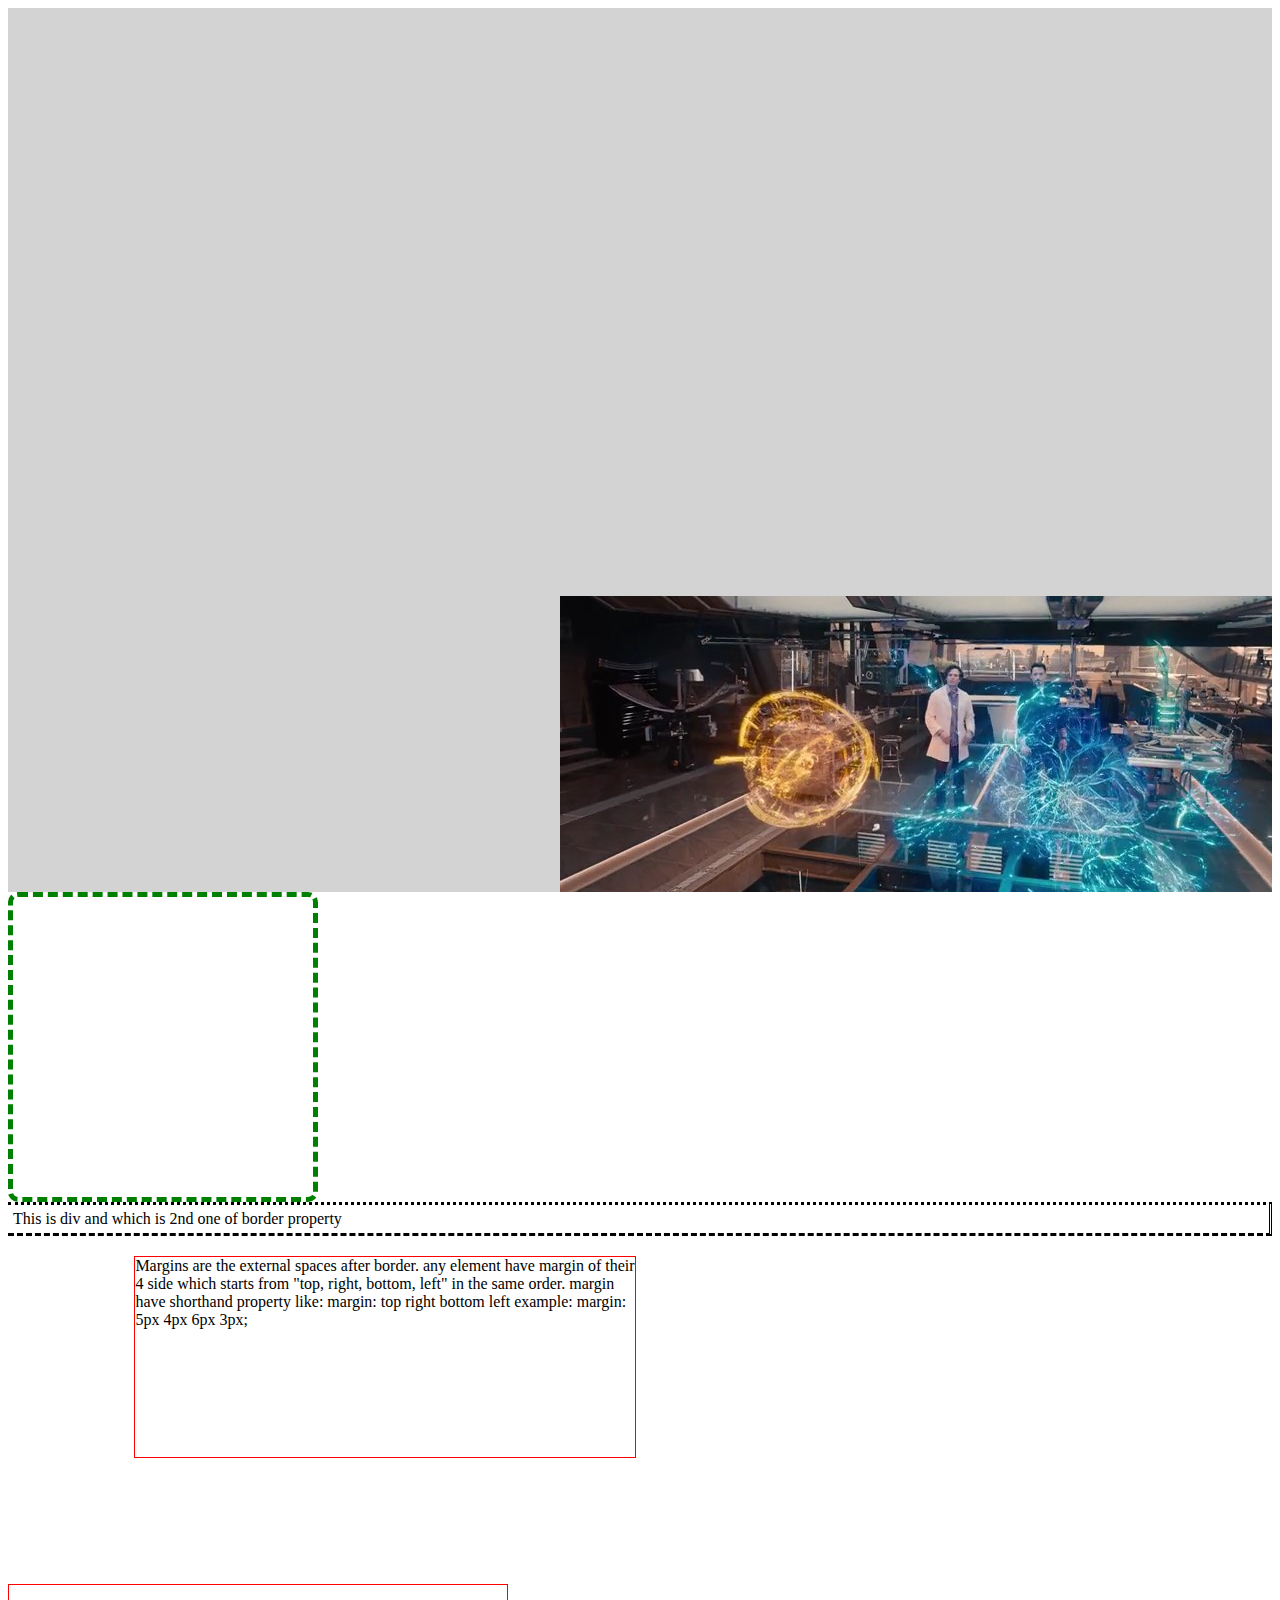
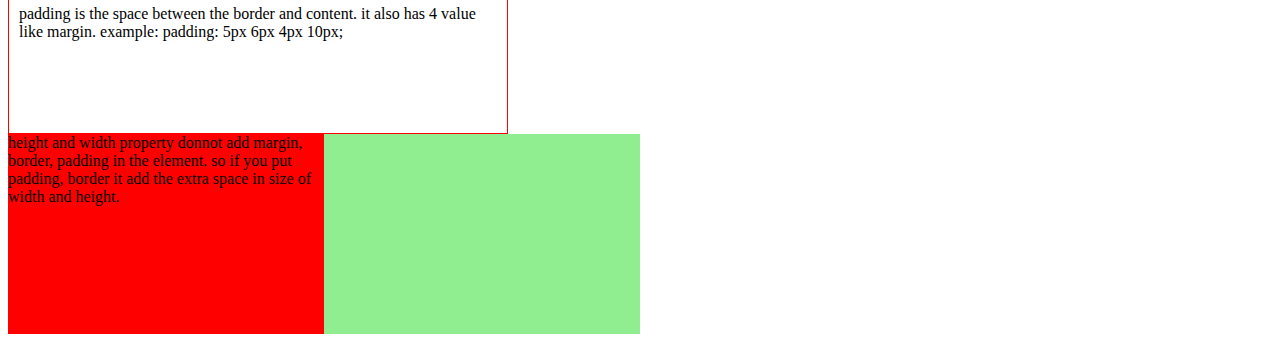
<file: css/css_practice#1/index.html>
<html>
	<head>
		<link rel="stylesheet" href="index.css">
	</head>
	
	<body>
						<!-- background property -->
		
		<div style="width: 100%; height: 100%;" class="background"></div>
		
						<!-- border property -->
						
		<div style="width: 300px; height: 300px;" class="border1"></div>
		<div style="padding: 5px;" class="border2"> This is div and which is 2nd one of border property </div>
		
						<!-- margin property -->
			
		<div class="margin" style="width: 500px; height: 200px;"> 
			Margins are the external spaces after border. any element
			have margin of their 4 side which starts from "top, right, bottom, left" in the same
			order.
			margin have shorthand property like: 
				margin: top right bottom left
			example: margin: 5px 4px 6px 3px;
		</div>
		
						<!-- padding -->
		
		<div class="padding" style="width: 500px; height: 150px;"> 
			padding is the space between the border and content.
			it also has 4 value like margin.
			example: padding: 5px 6px 4px 10px;
		</div>
		
						<!-- width and height -->
		
		<div class="width-height">
			<div class="in-div"> 
				height and width property donnot add margin, border, padding
				in the element. so if you put padding, border it add the extra 
				space in size of width and height.
			</div>
		</div>
	</body>
</html>
</file>
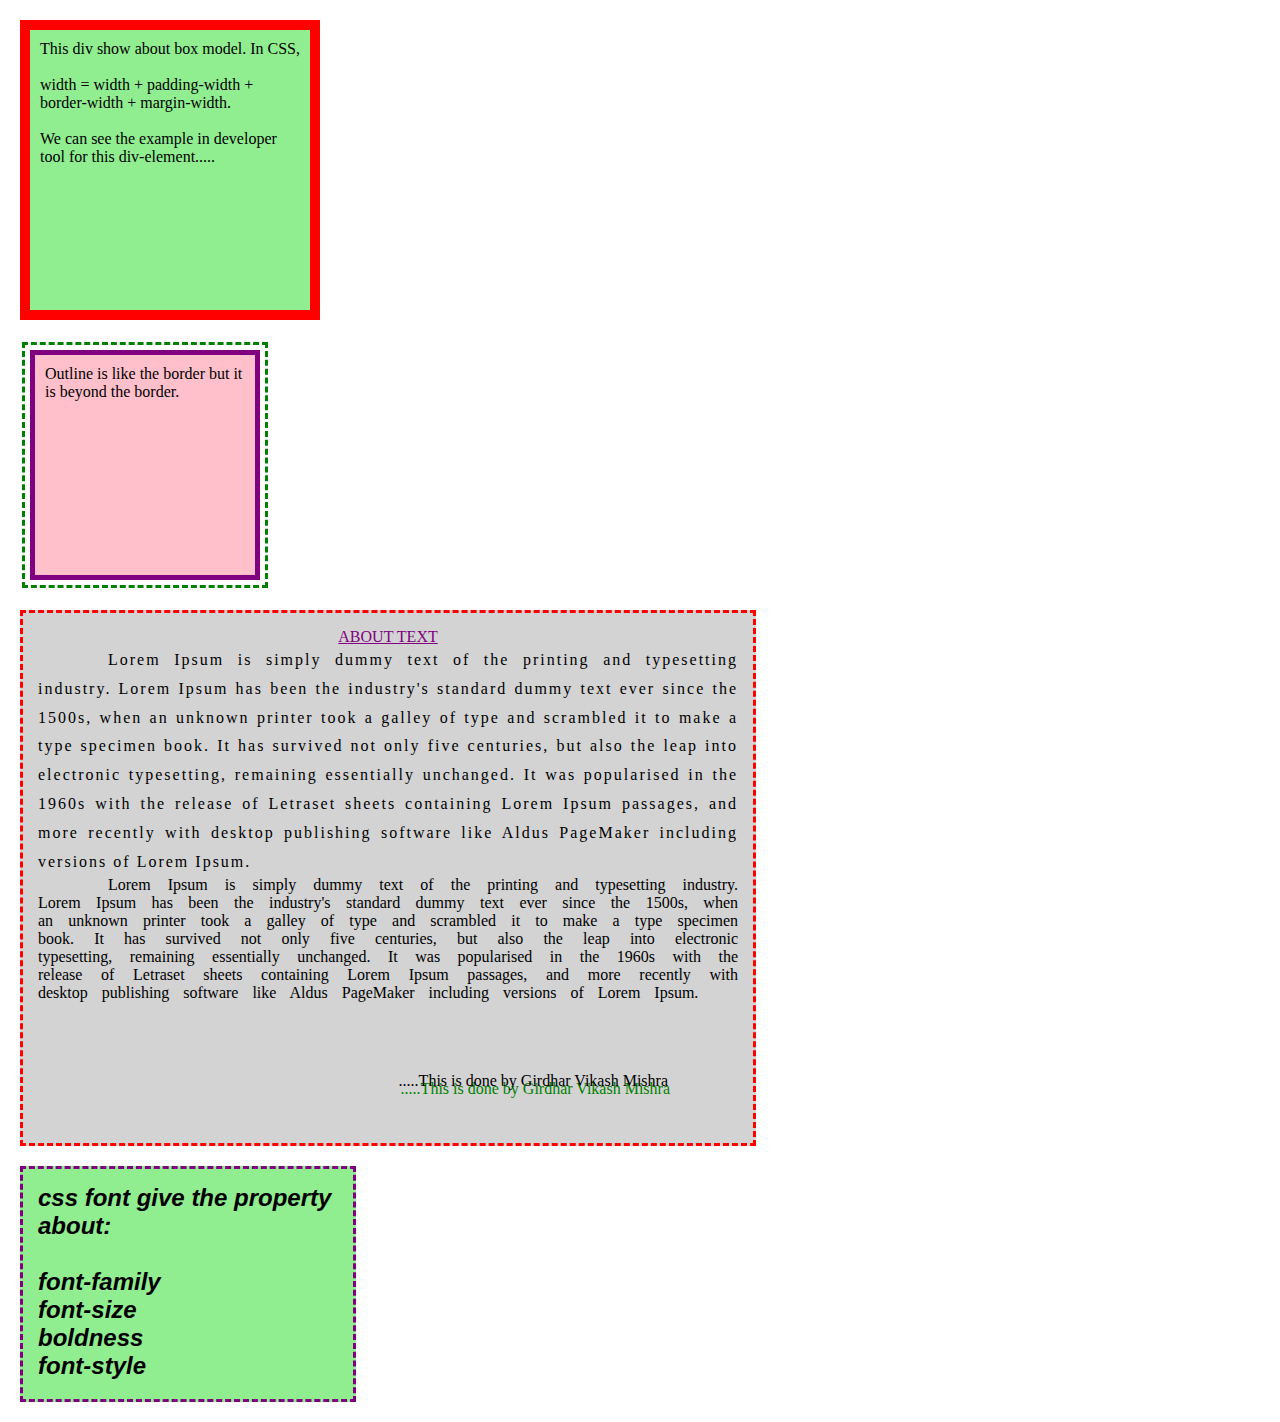
<file: css/css_practice_2/index.html>
<html>
	<head>
		<link rel="stylesheet" href="style.css">
		<title>css_practice #2</title>
	</head>
	
	<body>
		
						<!-- BOX MODEL -->
	
		<div class="box-model"> 
			This div show about box model.
			In CSS,<br><br>
			width = width + padding-width + border-width + margin-width.<br><br>
			We can see the example in developer tool for this div-element.....
		</div>
		
						<!-- CSS OUTLINE -->
						
		<div class="outline"> Outline is like the border but it is beyond the border. </div>
		
						<!-- CSS TEXT -->
						
		<div class="text">
			<div class="heading">about text </div>
			<p class="paragraph1"> 
				Lorem Ipsum is simply dummy text of the printing and typesetting industry.
				Lorem Ipsum has been the industry's standard dummy text ever since the 1500s, 
				when an unknown printer took a galley of type and scrambled it to make a type specimen book.
				It has survived not only five centuries, but also the leap into electronic typesetting, 
				remaining essentially unchanged. It was popularised in the 1960s with the release of Letraset
				sheets containing Lorem Ipsum passages, and more recently with desktop publishing software like 
				Aldus PageMaker including versions of Lorem Ipsum.
			</p>
			
			<p class="paragraph2"> 
				Lorem Ipsum is simply dummy text of the printing and typesetting industry.
				Lorem Ipsum has been the industry's standard dummy text ever since the 1500s, 
				when an unknown printer took a galley of type and scrambled it to make a type specimen book.
				It has survived not only five centuries, but also the leap into electronic typesetting, 
				remaining essentially unchanged. It was popularised in the 1960s with the release of Letraset
				sheets containing Lorem Ipsum passages, and more recently with desktop publishing software like 
				Aldus PageMaker including versions of Lorem Ipsum.
			</p>
			
			<p class="last-note">This is done by Girdhar Vikash Mishra.....</p>
		</div>
		
						<!-- CSS FONT -->
						
		<div class="font">
			css font give the property about:<br><br>
			font-family <br>
			font-size <br>
			boldness <br>
			font-style<br>
		</div>
		
	</body>
</html>
</file>
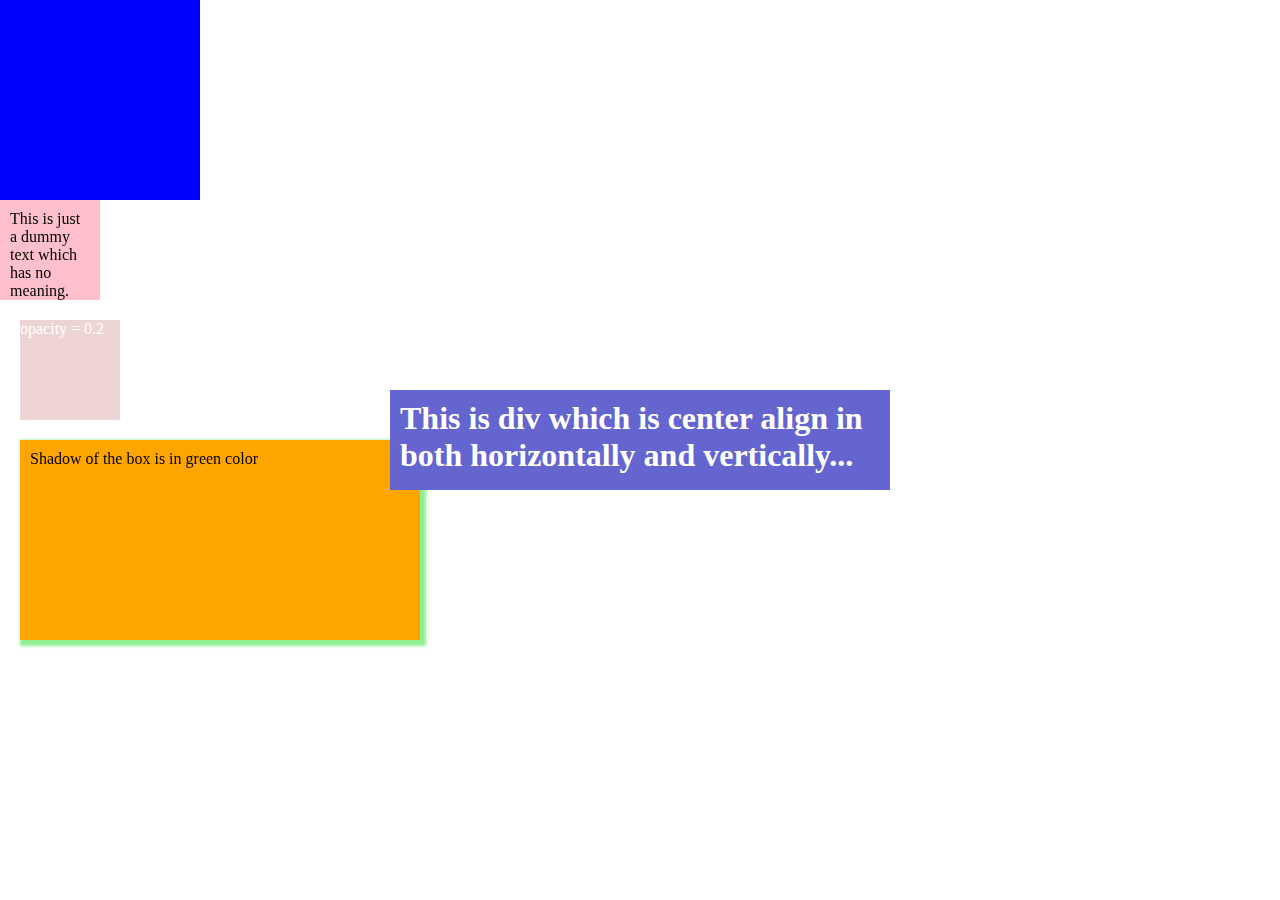
<file: css/css_practice_3/index.html>
<html>
	<head>
		<link rel="stylesheet" href="style.css">
	</head>
	
	<body>
		<!-- display property -->
		<div class="display"></div>
		
		<!-- position property -->
		<nav class="nav-bar"></nav>
		
		<!-- overflow property -->
		<div class="overflow"> This is just a dummy text which has no meaning. we are writting this as for fun.....</div>
		
		<!-- opacity property -->
		<div class="opacity">opacity = 0.2</div>
		
		<!-- css buttons -->
		<!-- <button type="button" class="button">Button</button> -->
		
		<!-- box-shadow property -->
		<div class="box-shadow"> Shadow of the box is in green color</div>
		
		<!-- centering box by horizontally and vertically both -->
		<div class="center"><h1>This is div which is center align in both horizontally and vertically...</h1> </div>
		
		<div class="margin"></div>
	</body>
</html>
</file>
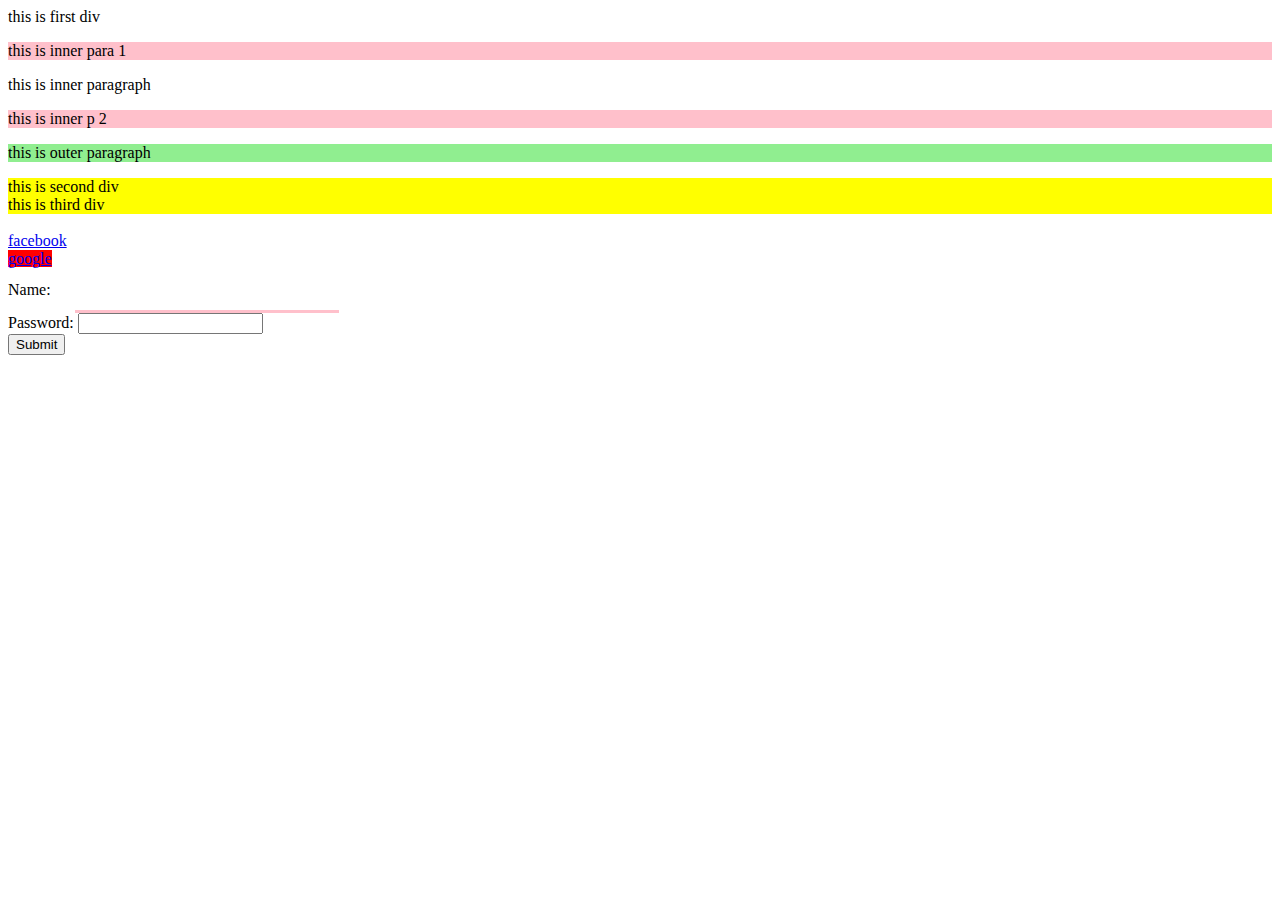
<file: css/css_practice_4/index.html>
<html>
	<head>
		<link rel="stylesheet" href="style.css">
	</head>
	
	<body>
		<!-- css combinators -->
		<div class="first">
		this is first div
			<p class="inner-1">this is inner para 1</p>
			<div><p> this is inner paragraph</p></div>
			<p class="inner-2">this is inner p 2</p>
		</div>
		
		<p>this is outer paragraph</p>
		
		<div class="second">this is second div</div>
		
		<div class="third">this is third div</div>
		
		<!-- css attribute selector -->
		<br>
		
		<a href="https://facebook.com">facebook</a> <br>
		<a href="https://google.com">google</a>
		
		<!-- css form -->
		
		<form>
			Name: <input type="text"><br>
			Password: <input type="password"><br>
			<input type="submit">
		</form>
	</body>
</html>
</file>
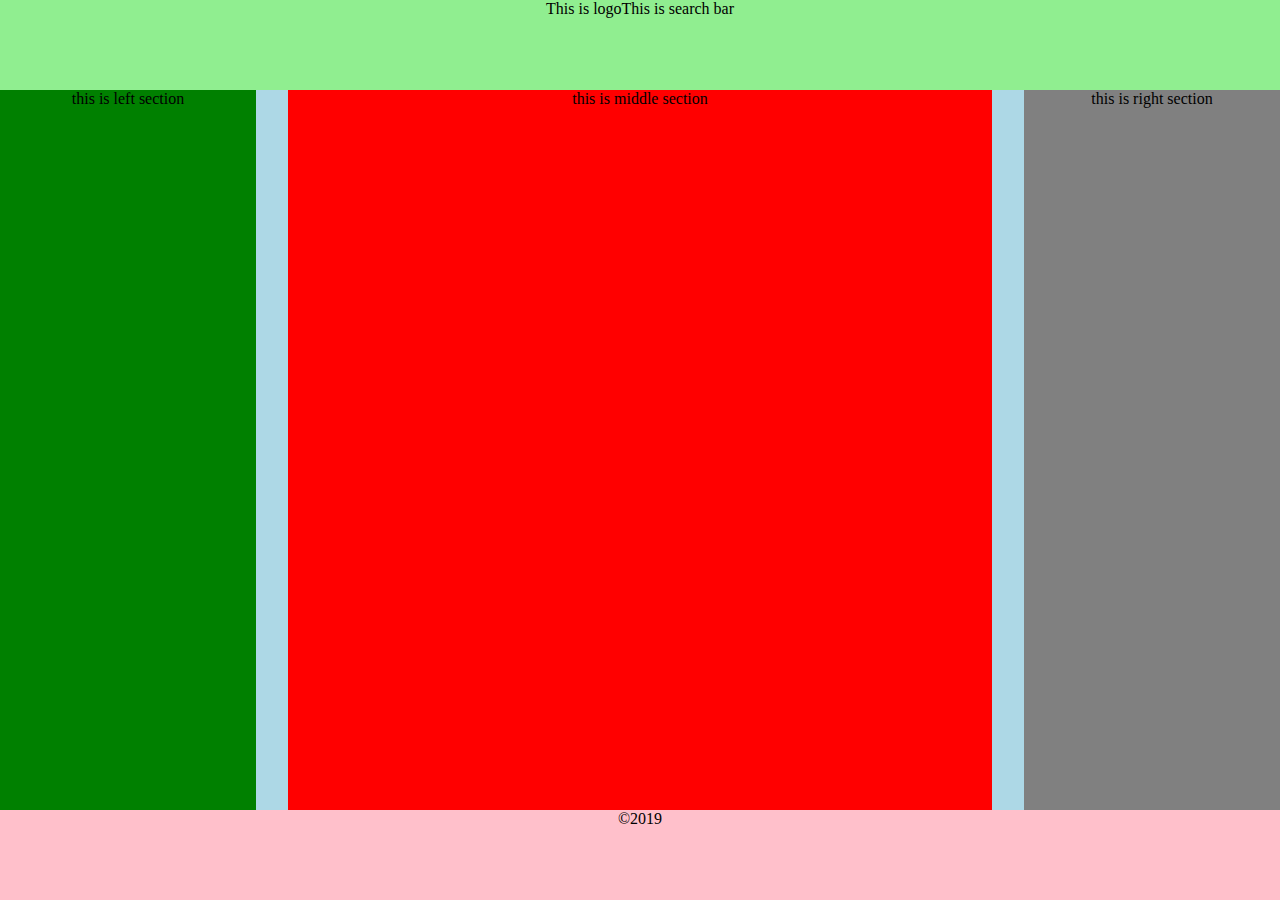
<file: css/flex_box/index.html>
<html>
	<head>
		<link rel="stylesheet" href="style.css">
	</head>
	<body>
	
		<!-- this is container that carry all the thing -->
		<div class="container">
		
		<!-- this is header section that should contain logo, search, and login_details -->
			<header class="header">
				<div class="header__logo"> This is logo </div>
				<div class="hearder__search-bar"> This is search bar</div>
			</header>
		
		<!-- this is main-content section -->
			<section class="content">
				<div class="content__left-section"> this is left section</div>
				<div class="content__middle-section">this is middle section</div>
				<div class="content__right-section">this is right section</div>
			</section>
		
		<!-- this is footer section -->
			<footer class="footer">
				&copy;2019
			</footer>
		</div>
	</body>
</html>
</file>
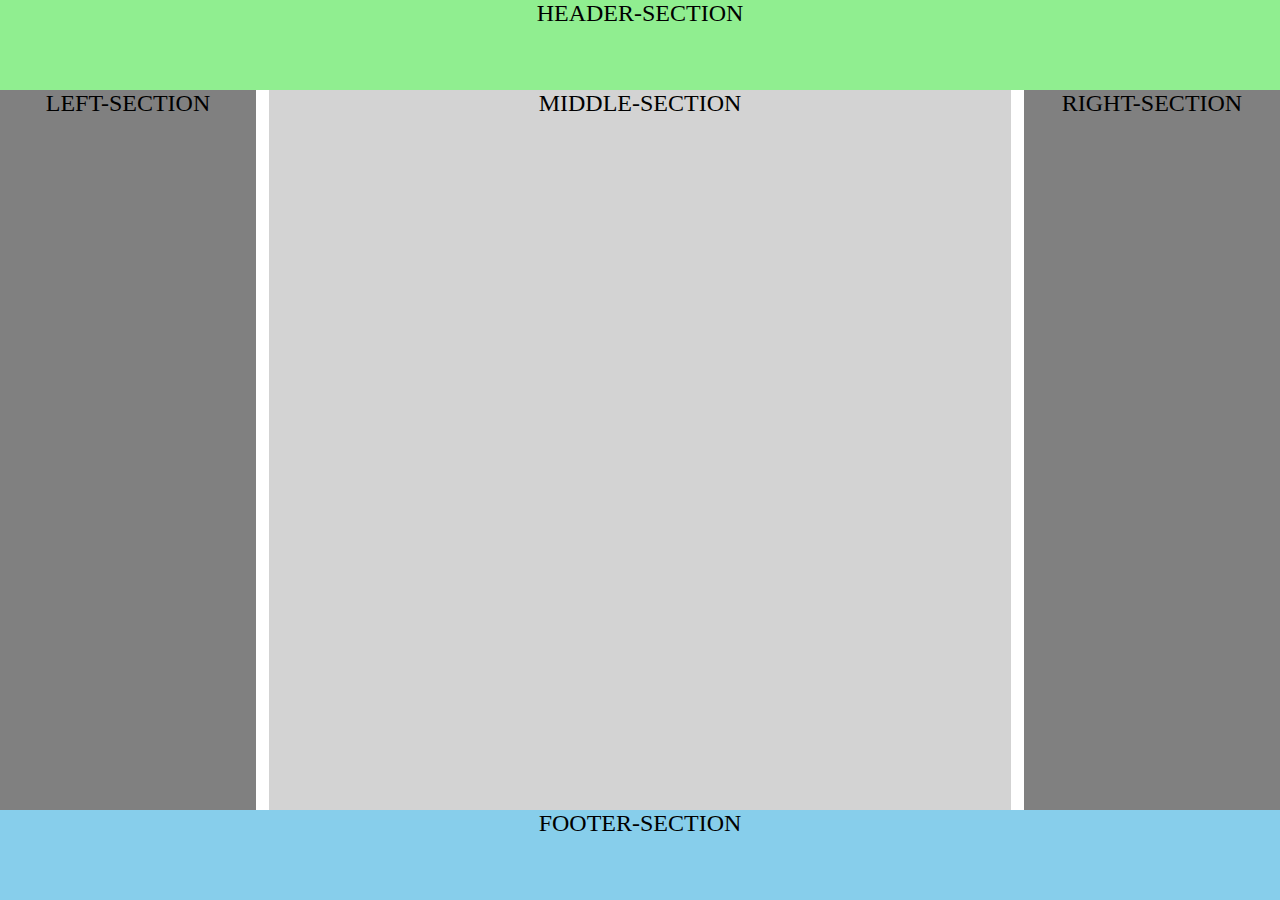
<file: css/layout_design/index.html>
<html>
	<head>
		<link rel="stylesheet" href="style.css">
	</head>
	
	<body>
		<!-- header section -->
	
		<header>
			HEADER-SECTION
		</header>
		
		<!-- left section -->
		
		<section class="left">
			LEFT-SECTION
		</section>
		
		<!-- middle section -->
		
		<section class="middle">
			MIDDLE-SECTION
		</section>
		
		<!-- right section -->
		
		<section class="right">
			RIGHT-SECTION
		</section>
		
		<!-- footer section -->
		
		<footer>
			FOOTER-SECTION
		</footer>
	</body>
</html>
</file>
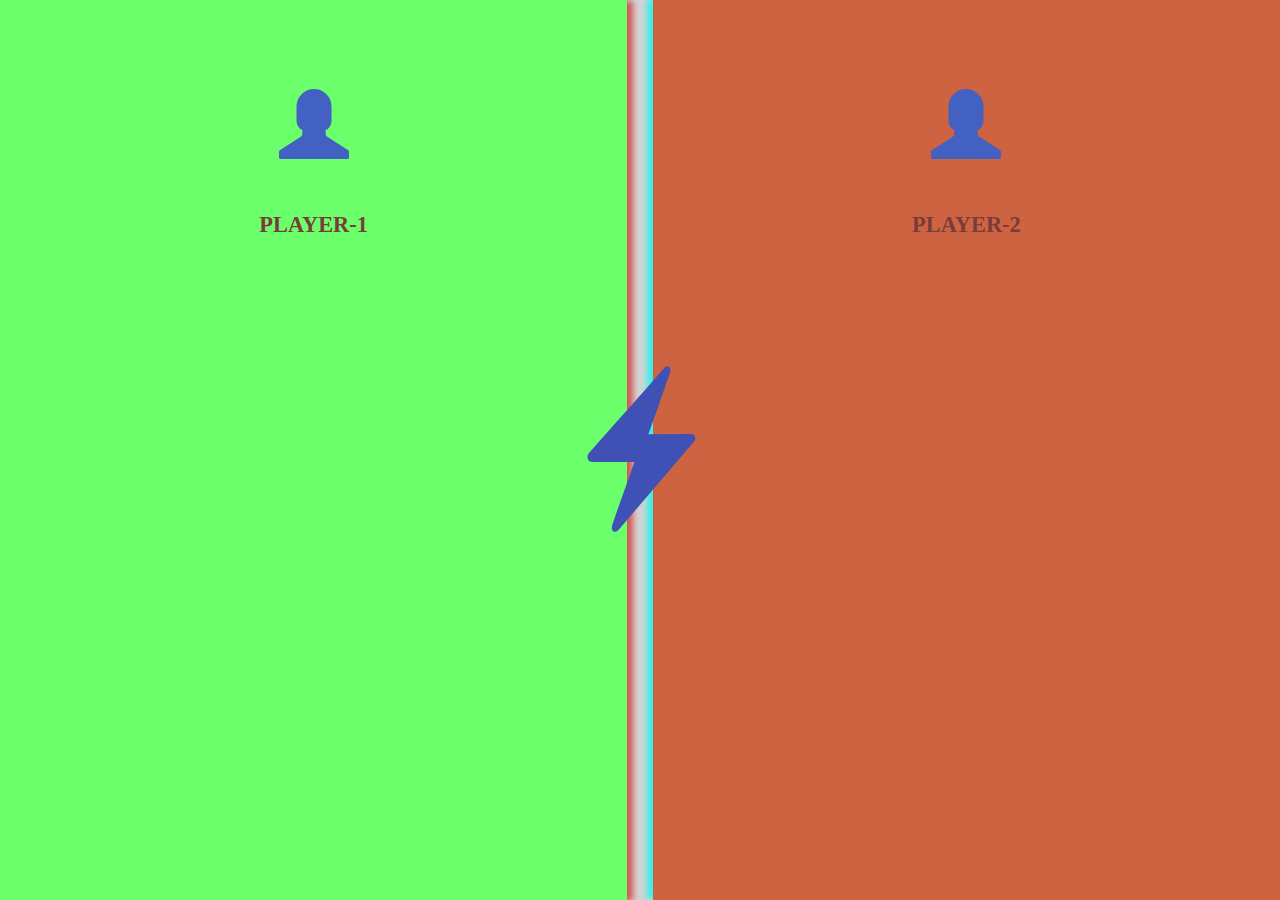
<file: css/open_game/index.html>
<html>
	<head>
		<link rel="stylesheet" href="https://maxcdn.bootstrapcdn.com/bootstrap/3.3.7/css/bootstrap.min.css">
		<link rel="stylesheet" href="style.css">
	</head>
	
	<body>
		<div class="wrapper">
		
			<!-- left-section -->
			<div class="left-section">
				<i class="glyphicon glyphicon-user user-icon"></i>
				<div class="user-name">PLAYER-1</div>
			</div>
			
			<i class="glyphicon glyphicon-flash flash"></i>
			
			<!-- right section -->
			<div class="right-section">
				<i class="glyphicon glyphicon-user user-icon"></i>
				<div class="user-name">PLAYER-2</div>
			</div>
			
			<div class="clearfix"></div>
		</div>
	</body>
</html>
</file>
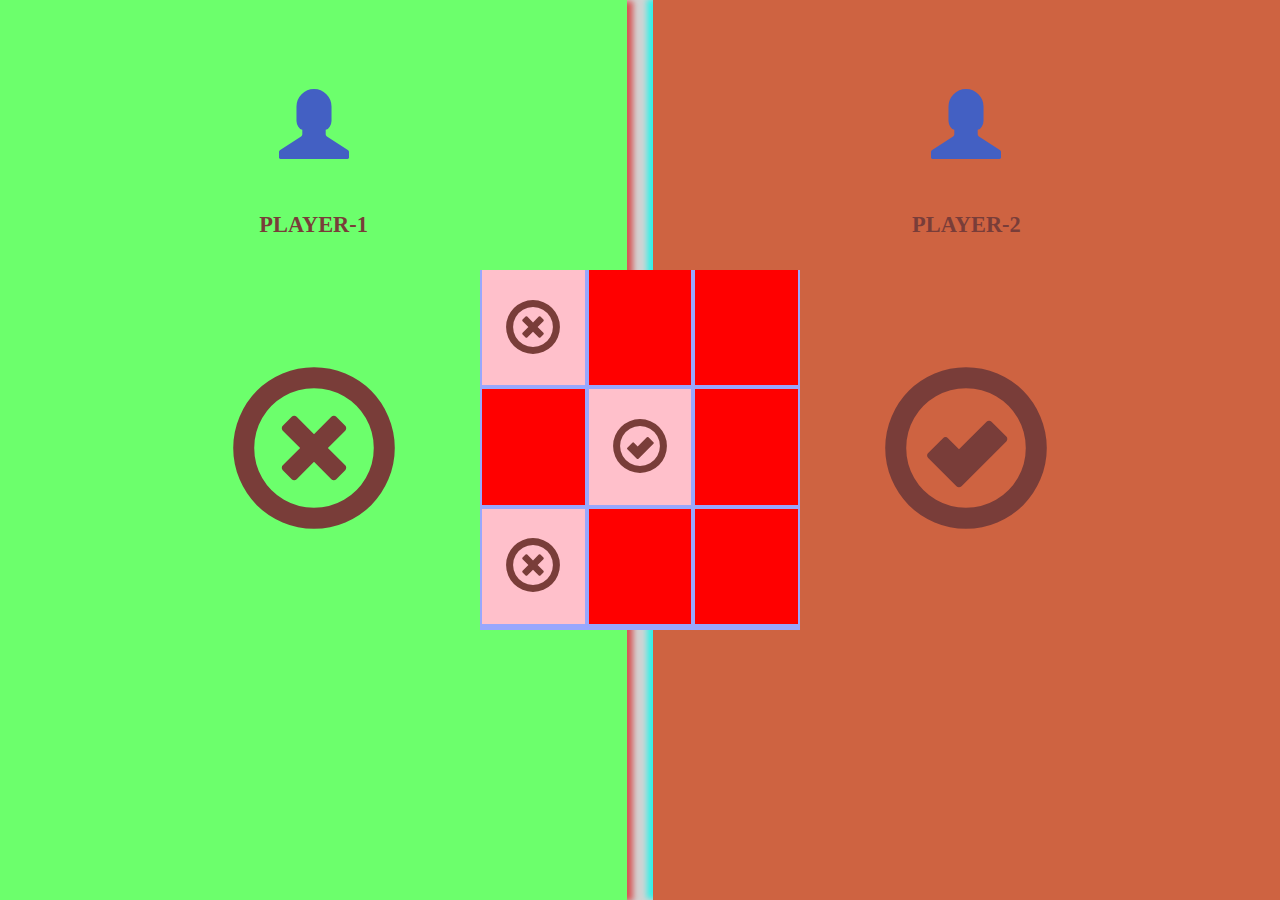
<file: css/open_game/interface_2/index.html>
<html>
	<head>
		<link rel="stylesheet" href="https://maxcdn.bootstrapcdn.com/bootstrap/3.3.7/css/bootstrap.min.css">
		<link rel="stylesheet" href="style.css">
	</head>
	
	<body>
		<div class="wrapper">
		
			<!-- left-section -->
			<div class="left-section">
				<i class="glyphicon glyphicon-user user-icon"></i>
				<div class="user-name">PLAYER-1</div>
				<!-- new symbol is added here -->
				<i class="glyphicon glyphicon-remove-circle symbol"></i>
			</div>
			
			<!-- previous vs symbol is removed and new-board is added here -->
			
			<div class="board">
				<div class="block block-1">
					<i class="glyphicon glyphicon-remove-circle block-symbol"></i>
				</div>
				<div class="block block-2"></div>
				<div class="block block-3"></div>
				<div class="block block-4"></div>
				<div class="block block-5">
					<i class="glyphicon glyphicon-ok-circle block-symbol"></i>
				</div>
				<div class="block block-6"></div>
				<div class="block block-7">
					<i class="glyphicon glyphicon-remove-circle block-symbol"></i>
				</div>
				<div class="block block-8">
					
				</div>
				<div class="block block-9"></div>
				<div class="clearfix"></div>
			</div>
			
			<!-- right section -->
			<div class="right-section">
				<i class="glyphicon glyphicon-user user-icon"></i>
				<div class="user-name">PLAYER-2</div>
				<!-- new symbol is added here -->
				<i class="glyphicon glyphicon-ok-circle symbol"></i>
			</div>
			
			<div class="clearfix"></div>
		</div>
	</body>
</html>
</file>
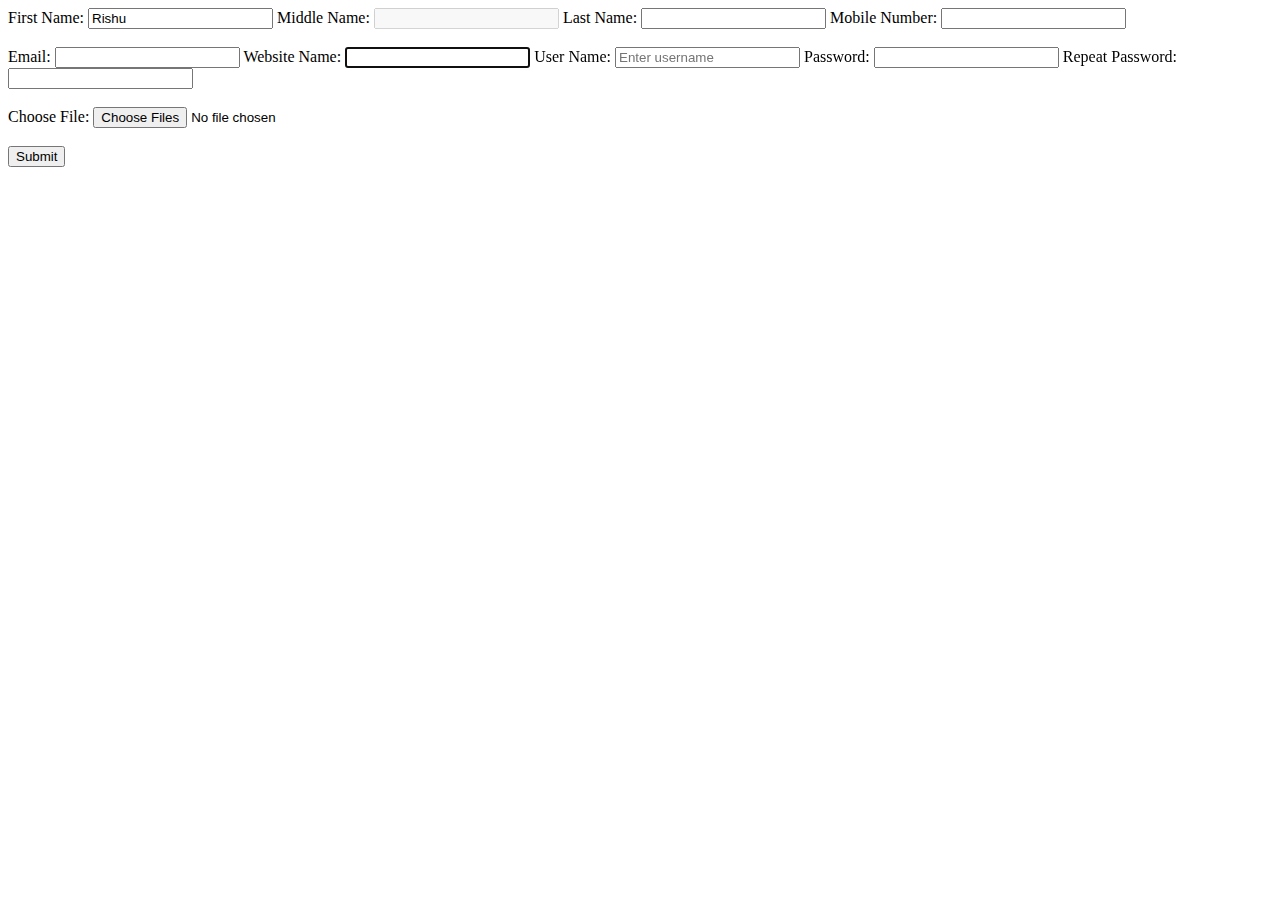
<file: HTML/input-attributes.html>
<DOCTYPE html>
<html lang="en">
	<head>
	
	</head>
	
	<body>
		<!-- input attributes of form -->
		<form action="">
			<!-- value="something" - which gives initial value to the input element -->
			First Name: <input type="text" name="f-name" value="Rishu">
			
			<!-- disabled attribute - that is cannot be used by the users -->
			<!-- this attributes can be written as disabled="disabled" also -->
			Middle Name: <input type="text" name="m-name" disabled>
			
			<!-- size="40" - this attribute gives size of text box -->
			Last Name: <input type="text" name="l-name" size="20">
			
			<!-- maxlength="10" - this restrict the user to enter 10 character in input field -->
			Mobile Number: <input type="number" name="m-no" maxlength="10">
			
				<br><br>
			
			<!-- autocomplete="off" or "on" - gives info to browser to autocomplete the rest text if it is save in the browser -->
			Email: <input type="email" name="email" autocomplete="on">
			
			<!-- autofocus - this attribute will focus the input element when it loads for the first time -->
			Website Name: <input type="url" name="url" autofocus>
			
			<!-- placeholder="some value" - this give some text in the background of the input field -->
			User Name: <input type="text" name="user-name" placeholder="Enter username">
			
			<!-- required - this attribute restrict the user for not making the field blank -->
			Password: <input type="password" name="pass" required>
			
			<!-- pattern="[a-z0-9@.]{6}" - this mean 6-character allowed and a-z, 0-9, @, . are allowed only -->
			Repeat Password: <input type="password" name="password" pattern="[a-z0-9@.]{6}">
			
				<br><br>
			
			<!-- multiple - this attribute allow multiple thing for the input elemnet -->
			Choose File: <input type="file" name="file-name" multiple>
			
				<br><br>
			
			<input type="submit" value="Submit">
		</form>
	</body>
</html>
</file>
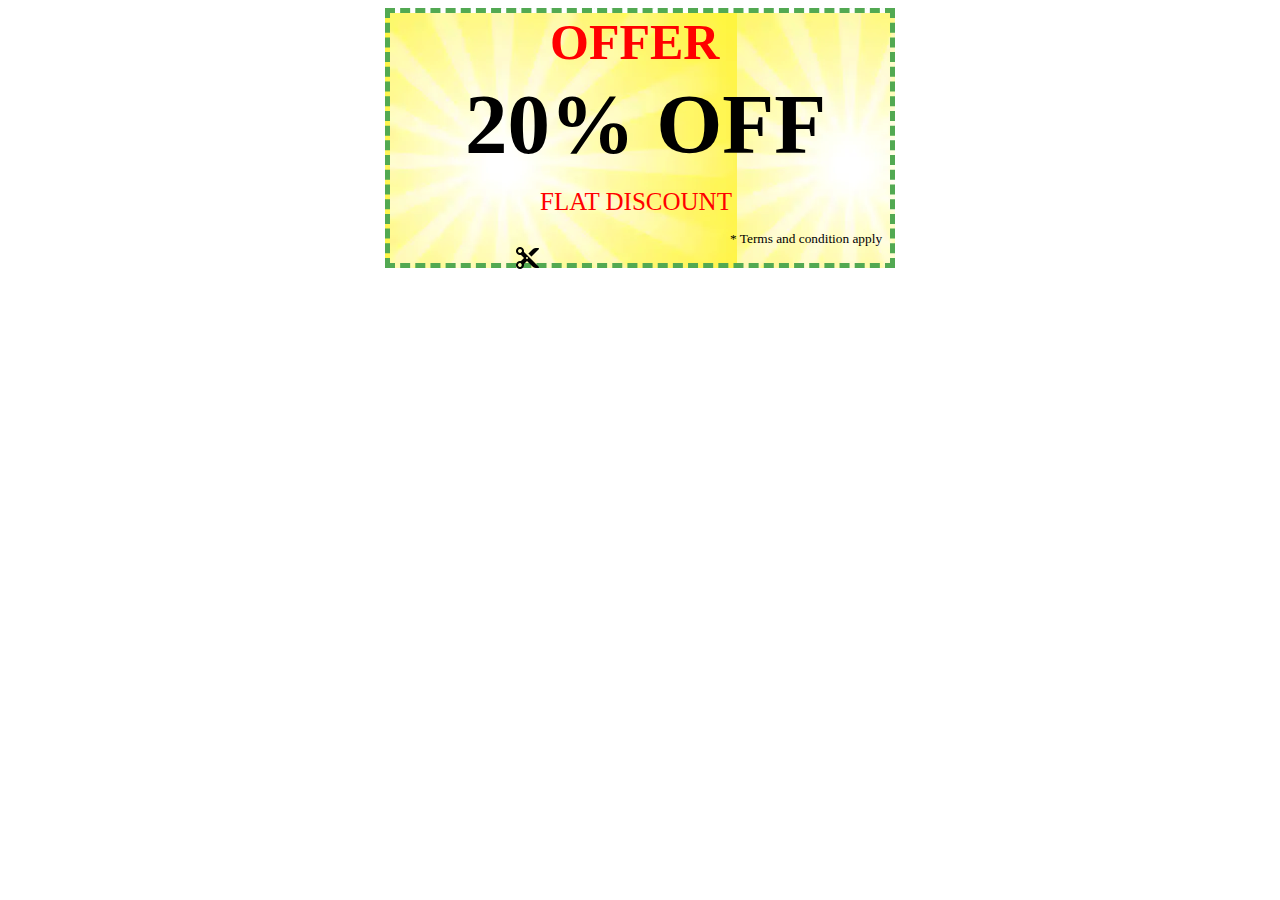
<file: css/bannerProject/banner.html>
<html>
	<head>
		<link rel="stylesheet" href="banner.css">
	</head>
	
	<body>
		<div class="box"> 
			<div class="offer">OFFER</div>
			<div class="off">20% OFF</div>
			<div class="discount">FLAT DISCOUNT</div>
			<div class="tc">* Terms and condition apply</div>
			<img src="scissor.png" alt="scissor" class="scissor">
		</div>
	</body>
</html>
</file>
<file: css/css_practice#1/index.css>
.background {
	/* shorhand property of background:-
			background: color image repeat attachment position
	*/
	
	background-color: lightgrey;
	background-image: url('jarvis and ultron.jpg');
	background-repeat: no-repeat;
	background-attachment: fixed;
	background-position: right bottom;
}

.border1 {
	/* shorthand property of border:- */
		/* border: width style color */
	
	/* border: 2px solid red; */
	border-width: 5px;
	border-style: dashed; 
	/* no border should be displayed if 'border-style' property is omitted */
	/* border-style can have many values like: solid, dotted, dashed, double, none  */
	border-color: green;
	/* border-radius gives the rounded border around corners */
	border-radius: 10px;
	
}

.border2 {
	/* box convention: if any box you made then first property for top and 2nd for right and so-on in clockwise direction will apply*/
	border-top-style: dotted;
	border-style: dotted double dashed none;
}

.margin {
	border: 1px solid red;
	/* when all side specified by individually */
	margin: 5px 6px 3px 10px;
	/* first and last value are for top and bottom respectively and mid-value for left and right both */
	margin: 5px 4px 10px;
	/* first value for top and bottom and 2nd value for left and right */
	margin: 4px 7px;
	/* first value for all 4 side */
	/* last margin is applied to the page because it is last effect that cascade on all value */
	/* margin percent value tells related to parent width. */
	margin: 10%;
	/* you can also specify single-side margin by speicifying the side */
	margin-top: 20px;
}

.padding {
	border: 1px solid red;
	/* like margin padding also have 4-value, 3-value, 2-value, 1-value of padding. */
	padding: 15px 10px 15px;
	/* you can also specify single-side padding by putting side property. */
	padding-top: 20px;
	/* inorder to fix the size of the width size of element when we put padding into the element. */
	box-sizing: border-box;
}

.width-height {
	width: 50%;
	height: 200px;
	background: lightgreen;
	/* width property overide the max-width property */
	max-width: 60%;
}

.in-div {
	/* inherit means value comes from its parent element */
	width: inherit;
	height: inherit;
	background: red;
}
</file>
<file: css/css_practice_2/style.css>
/* "*" defines all the element of html, so select all html and make all of its margin and padding to 0.... */

* {
	margin: 0px;
	padding: 0px;
}

.box-model {
	width: 300px;
	height: 300px;
	background: lightgreen;
	border: 10px solid red;
	padding: 10px;
	margin: 20px;
	box-sizing: border-box;
}

.outline {
	width: 200px;
	height: 200px;
	background: pink;
	border: 5px solid purple;
	margin: 30px;
	padding: 10px;
	/* outline has all same property and values like border except "outline-offset" property */
	/* outline-offset property tells about after how much pixel from the border, the outline starts.... */
	/* outline is not a part of box-model, so any other element after the div have no margin then they overlap on outline... */
	outline: 3px dashed green;
	outline-offset: 5px;
}

.text {
	width: 700px;
	height: 500px;
	background: lightgrey;
	margin: 20px;
	padding: 15px;
	border: 3px dashed red;
}

.heading {
	/* color property should assign the color of the text..... */
	color: purple;
	/* text-align has multiple value like "left", "right", "center", "justify"..... */
	/* justify value mean the container should put the content in vertical-alignment in both direction... */
	text-align: center;
	/* text-decoration have multiple value like "none", "overline", "underline", "line-through"....... */
	text-decoration: underline;
	/* text-transform has many value like: "uppercase", "lowercase", "capitalize".... */
	text-transform: uppercase;
	
}

.paragraph1 {
	text-indent: 10%;
	text-align: justify;
	letter-spacing: 2px;
	line-height: 1.8;
}

.paragraph2 {
	text-indent: 10%;
	text-align: justify;
	word-spacing: 10px;
}

.last-note {
	margin: 10%;
	text-shadow: 2px 8px green;
	direction: rtl;
}

.font {
	width: 300px;
	height: 200px;
	background: lightgreen;
	margin: 20px;
	padding: 15px;
	border: 3px dashed purple;
	font-family: Arial, sans-serif, Helvetica;
	/* font-style can be "normal", "italic", "oblique" */
	font-style: italic;
	/* 1em = 16px */
	font-size: 1.5em;
	/* font-weight can be "normal", "bold" */
	font-weight: bold;
}
</file>
<file: css/css_practice_3/style.css>
* {
	margin: 0px;
	padding: 0px;
	box-sizing: border-box;
}

body {
	position: relative;
}

/* uncomment nav-bar and margin class inorder to see the effect */
/* margin class is in the last */

/* .nav-bar { */
	/* width: 100%; */
	/* height: 10%; */
	/* background: lightgreen; */
	/* color: white; */
	/* position: sticky; */
	/* top: 0px; */
	/* z-index: 1234; */
/* } */

.display {
	width: 200px;
	height: 200px;
	background: blue;
	color: white;
	/* display has many value like 'inline', 'block', 'inline-block', 'none' */
	display: inline-block;
	/* visibility will just hide the element but 'display:none' will delete the element */
	/* visibility: hidden; */
}

.overflow {
	width: 100px;
	height: 100px;
	padding: 10px;
	background: pink;
	/* overflow has many value like 'scroll', 'hidden', 'auto', 'visible'	*/
	/* default is 'visible' */
	overflow: auto;
}

.opacity {
	width: 100px;
	height: 100px;
	margin: 20px;
	color: white;
	background: brown;
	/* opacity lies between 0 to 1 with 1 digit of precision */
	opacity: 0.2;
}

.box-shadow {
	width: 400px;
	height: 200px;
	margin: 20px;
	padding: 10px;
	background: orange;
	/* In box shadow 1st value is horizontal offset, 2nd is vertical offset */
	/* 3rd is blur, 4th is spread and 5th is color of shadow */
	/* negative value will do in negative direction... */
	box-shadow: 3px 3px 3px 3px lightgreen;
}

.button {
	width: 100px;
	height: 50px;
	margin: 10px;
	background: lightgreen;
	color: white;
	border: none;
	font-size: 1.2em;
}

.button:hover {
	cursor: pointer;
	box-shadow: 0px 5px 2px 1px grey;
}

.center {
	width: 500px;
	height: 100px;
	background: #6565d0;
	color: white;
	padding: 10px;
	/* position have five vlaue like 'relative', 'absolute', 'fixed', 'sticky'and 'static' */
	position: absolute;
	/* below code means move the box to 50% of the width from left and from top */
	left: 50%;
	top: 50%;
	/* we will study transform property later */
	transform: translate(-50%, -50%);
}

/* .margin { */
	/* padding: 1000px; */
/* } */
</file>
<file: css/css_practice_4/style.css>
.first > p{
	background: pink;
}

.first + p {
	background: lightgreen;
}

.first ~ div {
	background: yellow;
}

a[href="https://google.com"] {
	background: red;
}

input[type="text"] {
	padding: 10px;
	font-family: serif;
	font-size: 1.2em;
	border-style: none;
	border-bottom: 3px solid pink;
	outline: none;
	margin-left: 20px;
}
</file>
<file: css/flex_box/style.css>
* {
	margin: 0px;
	padding: 0px;
	box-sizing: border-box;
	font-family: serif;
}

html, body {
	width: 100%;
	height: 100%;
}

.container {
	display: flex;
	flex-direction: column;
	width: 100%;
	height: 100%;
	background: lightgrey;
}

.header {
	display: flex;
	justify-content: center;
	width: 100%;
	height: 10%;
	background: lightgreen;
}

.content {
	display: flex;
	flex-direction: row;
	justify-content: space-between;
	background: lightblue;
	width: 100%;
	height: 80%;
	
}

.content__left-section {
	display: flex;
	justify-content: center;
	background: green;
	width: 20%;
}

.content__middle-section {
	display: flex;
	justify-content: center;
	background: red;
	width: 55%;
}

.content__right-section {
	display: flex;
	justify-content: center;
	background: grey;
	width: 20%;
}

.footer {
	display: flex;
	justify-content: center;
	background: pink;
	width: 100%;
	height: 10%;
}
</file>
<file: css/layout_design/style.css>
*{
	margin: 0px;
	padding: 0px;
	box-sizing: border-box;
}

html, body {
	width: 100%;
	height: 100%;
}

header {
	width: 100%;
	height: 10%;
	background: lightgreen;
	text-align: center;
	font-size: 1.5em;
}

.left {
	width: 20%;
	height: 80%;
	background: grey;
	text-align: center;
	font-size: 1.5em;
	float: left;
}

.middle {
	width: 58%;
	height: 80%;
	margin: 0% 1%;
	background: lightgrey;
	text-align: center;
	font-size: 1.5em;
	float: left;
}

.right {
	width: 20%;
	height: 80%;
	background: grey;
	text-align: center;
	font-size: 1.5em;
	float: left;
}

footer {
	width: 100%;
	height: 10%;
	background: skyblue;
	text-align: center;
	font-size: 1.5em;
	clear: left;
}
</file>
<file: css/open_game/style.css>
* {
	margin: 0px;
	padding: 0px;
	box-sizing: border-box;
	font-family: serif;
}

html, body {
	width: 100%;
	height: 100%;
}

.wrapper {
	width: inherit;
	height: inherit;
	background: lightgrey;
	position: relative;
}

.left-section {
	position: relative;
	width: 49%;
	height: 100%;
	text-align: center;
	background: #61a261;
	float: left;
	margin-right: 1%;
	box-shadow: 6px 1px 6px #d65555;
}

.left-section:hover {
	background: #6cff6c;
}

.user-icon {
	position: absolute;
	left: 50%;
	top: 10%;
	transform: translatex(-50%);
	font-size: 5em;
	color: #4360c3;
}

.user-name {
	position: absolute;
    top: 25%;
    left: 50%;
    transform: translate(-50%, -50%);
    color: #793d39;
    font-size: 1.6em;
    font-weight: bold;
    z-index: 1;
}

.flash {
	position: absolute;
	top: 50%;
	left: 50%;
	transform: translate(-50%, -50%);
	font-size: 12em;
	color: #3f51b5;
	z-index: 1;
}

.right-section {
	position: relative;
	width: 49%;
	height: 100%;
	background: #ce6341;
	float: left;
	margin-left: 1%;
	box-shadow: -6px -1px 6px #32f1e8;
}

.right-section:hover {
	background: #ffff20;
}

.clearfix {
	clear: left;
}
</file>
<file: css/open_game/interface_2/style.css>
* {
	margin: 0px;
	padding: 0px;
	box-sizing: border-box;
	font-family: serif;
}

html, body {
	width: 100%;
	height: 100%;
}

.wrapper {
	width: inherit;
	height: inherit;
	background: lightgrey;
	position: relative;
}

.left-section {
	position: relative;
	width: 49%;
	height: 100%;
	background: #61a261;
	float: left;
	margin-right: 1%;
	box-shadow: 6px 1px 6px #d65555;
}

.left-section:hover {
	background: #6cff6c;
}

.user-icon {
	position: absolute;
	left: 50%;
	top: 10%;
	transform: translatex(-50%);
	font-size: 5em;
	color: #4360c3;
}

.user-name {
	position: absolute;
    top: 25%;
    left: 50%;
    transform: translate(-50%, -50%);
    color: #793d39;
    font-size: 1.6em;
    font-weight: bold;
    z-index: 1;
}

	/* changes made from here */

.symbol {
	position: absolute;
	left: 50%;
	top: 50%;
	transform: translate(-50%, -50%);
	font-size: 12em;
	color: #793d39;
}

.board {
	position: absolute;
	top: 50%;
	left: 50%;
	width: 25%;
	height: 40%;
	transform: translate(-50%, -50%);
	font-size: 1em;
	background: #98a7fd;
	z-index: 1;
}

.block {
	position: relative;
	width: 32%;
	height: 32%;
	margin-left: 1.3%;
	margin-bottom: 1.3%;
	background: red;
	float: left;
}

.board div:nth-child(n):hover {
	background: pink;
}

.block-symbol {
	position: absolute;
	left: 50%;
	top: 50%;
	transform: translate(-50%, -50%);
	font-size: 4em;
	color: #793d39;
}

.block-1 {
	margin-left: 0.7%;
	background: pink;
}

.block-2 {
	
}

.block-3 {
	
}

.block-4 {
	margin-left: 0.7%;
}

.block-5 {
	background: pink;
}

.block-6 {
	
}

.block-7 {
	margin-left: 0.7%;
	background: pink;
}

.block-8 {
	
}

.block-9 {
	
}

	/* changes made upto here */

.right-section {
	position: relative;
	width: 49%;
	height: 100%;
	background: #ce6341;
	float: left;
	margin-left: 1%;
	box-shadow: -6px -1px 6px #32f1e8;
}

.right-section:hover {
	background: #ffff20;
}

.clearfix {
	clear: both;
}
</file>
<file: css/bannerProject/banner.css>
.box {
	width: 500px;
	height: 250px;
	background-image: url('catchy.jpg');
	border: 5px dashed #52a952;
	margin: auto;
}

.offer {
	margin: 0% 0% 0% 32%;
	font-family: serif;
	color: red;
	font-weight: bolder;
	font-size: 50px;
}

.off {
	font-weight: bolder;
	font-size: 85px;
	margin: 4px 0px 0px 15%;
}

.discount {
	font-family: cursive;
	font-size: 25px;
	color: red;
	margin: 3% 25% 0% 30%;
}

.tc {
	margin: 3% 0% 0% 68%;
	font-size: smaller;
}

.scissor {
	margin: -4px 122px;
}
</file>
